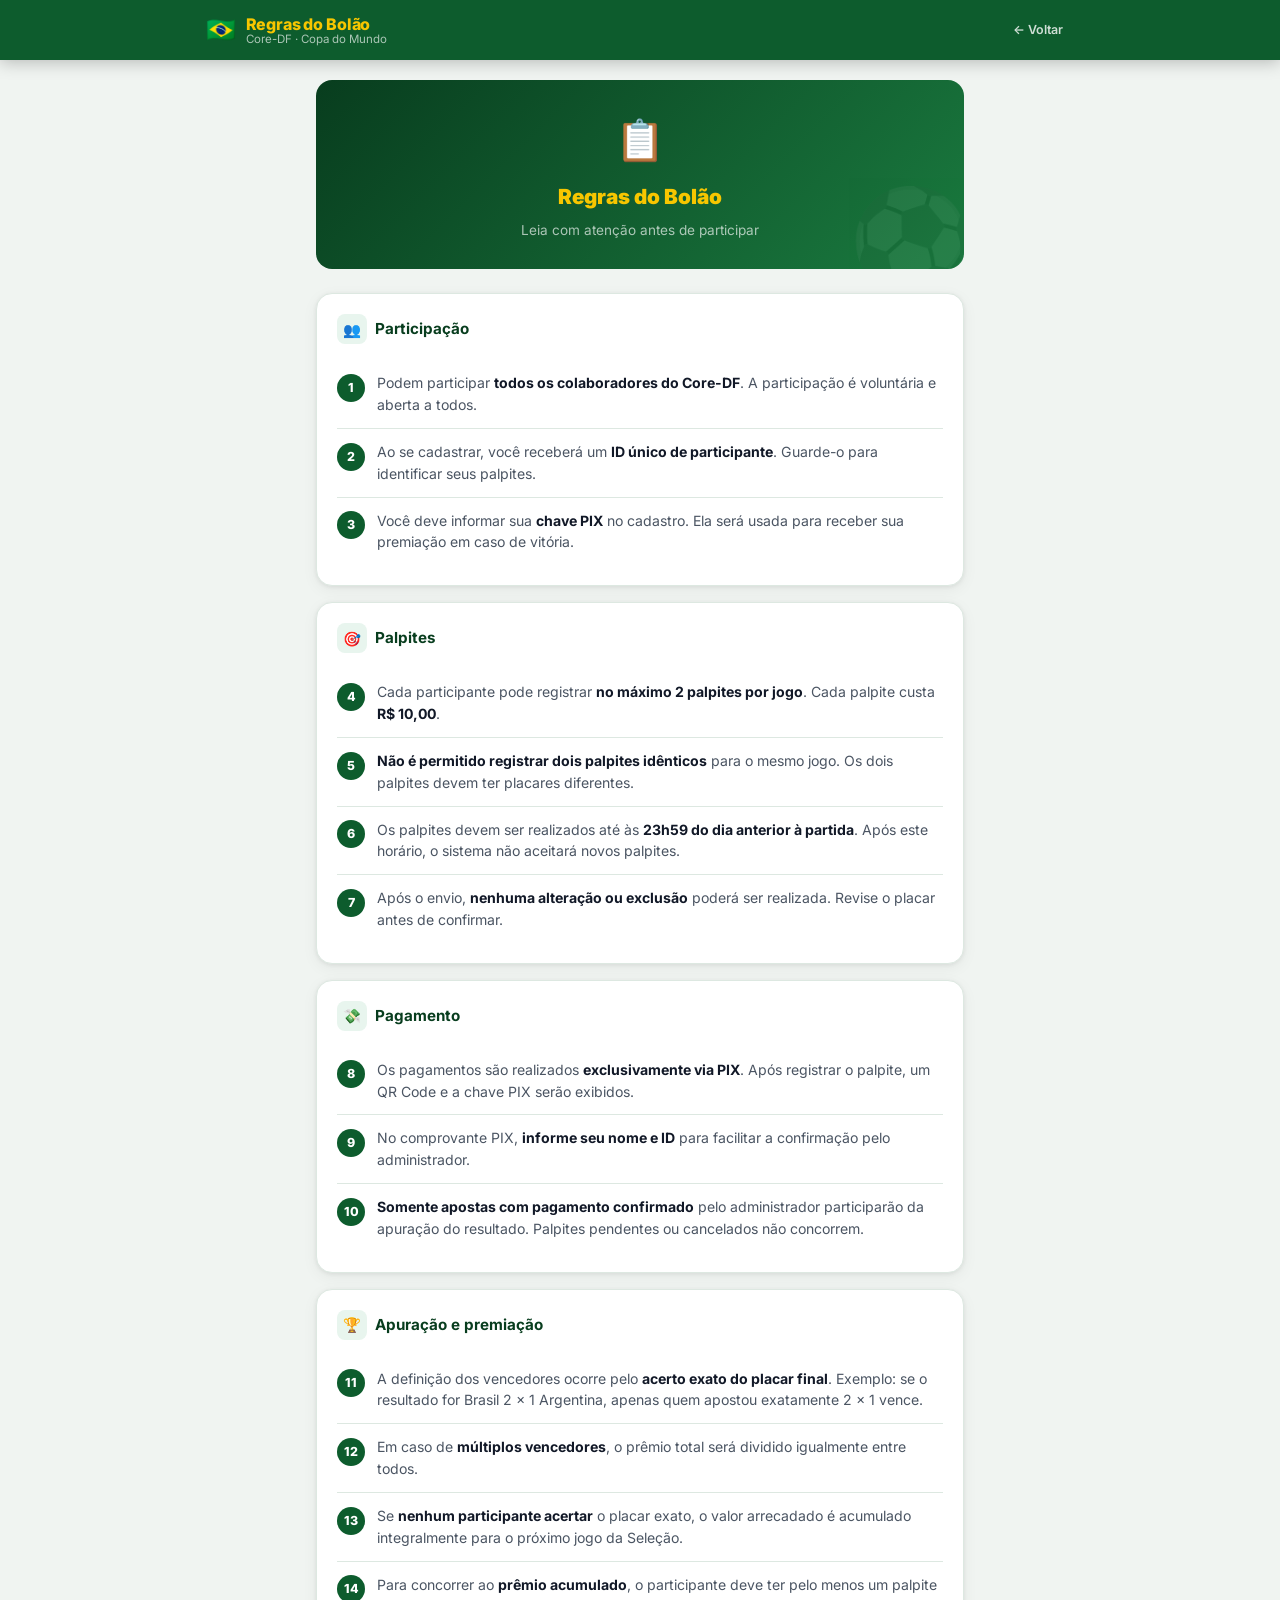
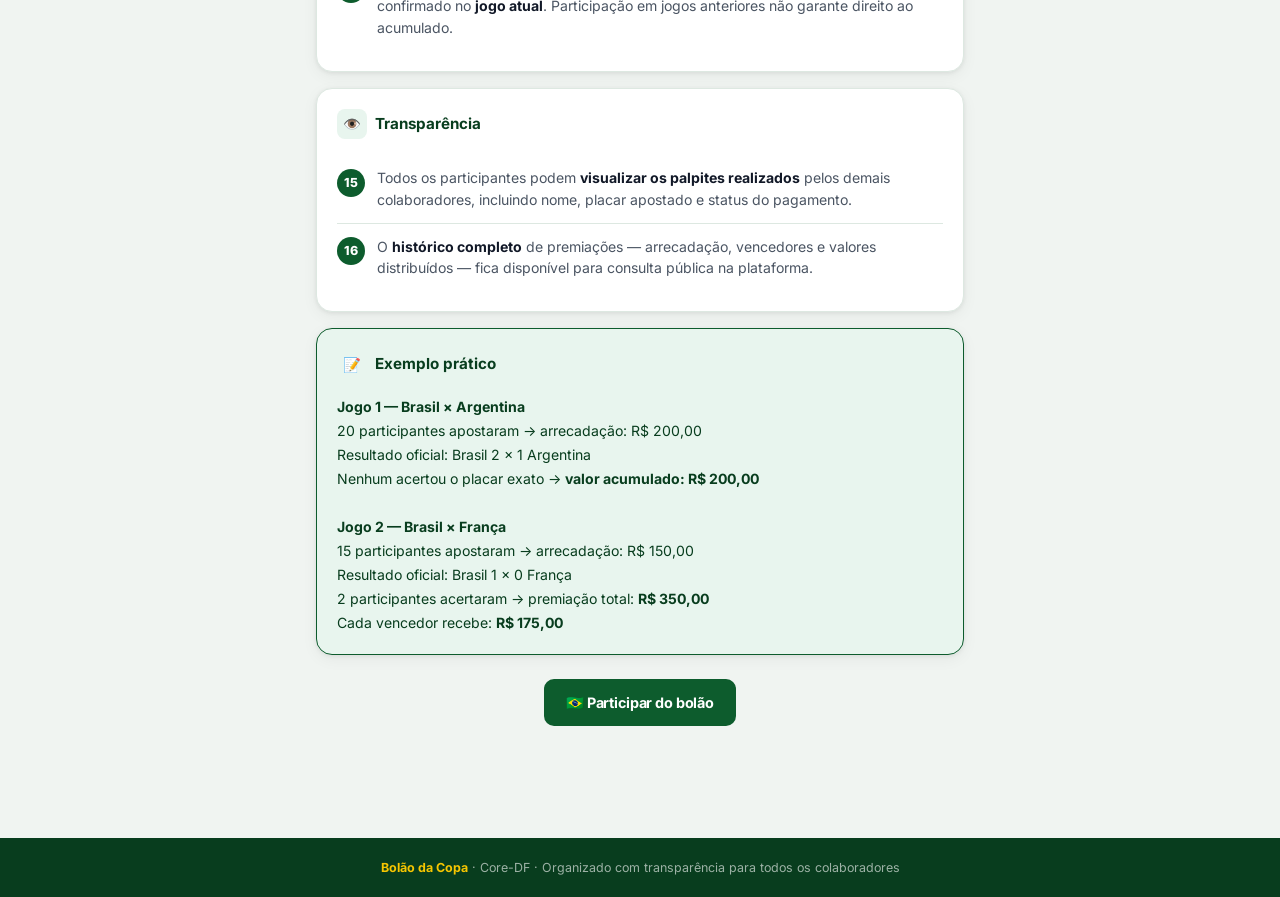
<file: regras.html>
<!DOCTYPE html>
<html lang="pt-BR">
<head>
  <meta charset="UTF-8">
  <meta name="viewport" content="width=device-width, initial-scale=1.0">
  <title>Regras — Bolão da Copa Core-DF</title>
  <link rel="stylesheet" href="css/style.css">
  <meta name="theme-color" content="#0D5C2D">
</head>
<body>

<header class="header">
  <div class="header-inner">
    <div class="header-logo">
      <span class="flag">🇧🇷</span>
      <div class="logo-text">
        <div class="logo-main">Regras do Bolão</div>
        <div class="logo-sub">Core-DF · Copa do Mundo</div>
      </div>
    </div>
    <nav class="header-nav">
      <a href="index.html">← Voltar</a>
    </nav>
  </div>
</header>

<main class="container" style="max-width:680px">

  <!-- HERO -->
  <div class="hero" style="margin-bottom:1.5rem">
    <div style="font-size:2.5rem;margin-bottom:.5rem">📋</div>
    <div style="font-size:1.3rem;font-weight:900;color:var(--amarelo);margin-bottom:.3rem">Regras do Bolão</div>
    <div class="sub">Leia com atenção antes de participar</div>
  </div>

  <!-- PARTICIPAÇÃO -->
  <div class="card" style="margin-bottom:1rem">
    <div class="card-header">
      <div class="card-title"><span class="card-icon">👥</span> Participação</div>
    </div>
    <div class="regra-item">
      <div class="regra-num">1</div>
      <div class="regra-text">Podem participar <strong>todos os colaboradores do Core-DF</strong>. A participação é voluntária e aberta a todos.</div>
    </div>
    <div class="regra-item">
      <div class="regra-num">2</div>
      <div class="regra-text">Ao se cadastrar, você receberá um <strong>ID único de participante</strong>. Guarde-o para identificar seus palpites.</div>
    </div>
    <div class="regra-item">
      <div class="regra-num">3</div>
      <div class="regra-text">Você deve informar sua <strong>chave PIX</strong> no cadastro. Ela será usada para receber sua premiação em caso de vitória.</div>
    </div>
  </div>

  <!-- PALPITES -->
  <div class="card" style="margin-bottom:1rem">
    <div class="card-header">
      <div class="card-title"><span class="card-icon">🎯</span> Palpites</div>
    </div>
    <div class="regra-item">
      <div class="regra-num">4</div>
      <div class="regra-text">Cada participante pode registrar <strong>no máximo 2 palpites por jogo</strong>. Cada palpite custa <strong>R$ 10,00</strong>.</div>
    </div>
    <div class="regra-item">
      <div class="regra-num">5</div>
      <div class="regra-text"><strong>Não é permitido registrar dois palpites idênticos</strong> para o mesmo jogo. Os dois palpites devem ter placares diferentes.</div>
    </div>
    <div class="regra-item">
      <div class="regra-num">6</div>
      <div class="regra-text">Os palpites devem ser realizados até às <strong>23h59 do dia anterior à partida</strong>. Após este horário, o sistema não aceitará novos palpites.</div>
    </div>
    <div class="regra-item">
      <div class="regra-num">7</div>
      <div class="regra-text">Após o envio, <strong>nenhuma alteração ou exclusão</strong> poderá ser realizada. Revise o placar antes de confirmar.</div>
    </div>
  </div>

  <!-- PAGAMENTO -->
  <div class="card" style="margin-bottom:1rem">
    <div class="card-header">
      <div class="card-title"><span class="card-icon">💸</span> Pagamento</div>
    </div>
    <div class="regra-item">
      <div class="regra-num">8</div>
      <div class="regra-text">Os pagamentos são realizados <strong>exclusivamente via PIX</strong>. Após registrar o palpite, um QR Code e a chave PIX serão exibidos.</div>
    </div>
    <div class="regra-item">
      <div class="regra-num">9</div>
      <div class="regra-text">No comprovante PIX, <strong>informe seu nome e ID</strong> para facilitar a confirmação pelo administrador.</div>
    </div>
    <div class="regra-item">
      <div class="regra-num">10</div>
      <div class="regra-text"><strong>Somente apostas com pagamento confirmado</strong> pelo administrador participarão da apuração do resultado. Palpites pendentes ou cancelados não concorrem.</div>
    </div>
  </div>

  <!-- APURAÇÃO -->
  <div class="card" style="margin-bottom:1rem">
    <div class="card-header">
      <div class="card-title"><span class="card-icon">🏆</span> Apuração e premiação</div>
    </div>
    <div class="regra-item">
      <div class="regra-num">11</div>
      <div class="regra-text">A definição dos vencedores ocorre pelo <strong>acerto exato do placar final</strong>. Exemplo: se o resultado for Brasil 2 × 1 Argentina, apenas quem apostou exatamente 2 × 1 vence.</div>
    </div>
    <div class="regra-item">
      <div class="regra-num">12</div>
      <div class="regra-text">Em caso de <strong>múltiplos vencedores</strong>, o prêmio total será dividido igualmente entre todos.</div>
    </div>
    <div class="regra-item">
      <div class="regra-num">13</div>
      <div class="regra-text">Se <strong>nenhum participante acertar</strong> o placar exato, o valor arrecadado é acumulado integralmente para o próximo jogo da Seleção.</div>
    </div>
    <div class="regra-item">
      <div class="regra-num">14</div>
      <div class="regra-text">Para concorrer ao <strong>prêmio acumulado</strong>, o participante deve ter pelo menos um palpite confirmado no <strong>jogo atual</strong>. Participação em jogos anteriores não garante direito ao acumulado.</div>
    </div>
  </div>

  <!-- TRANSPARÊNCIA -->
  <div class="card" style="margin-bottom:1rem">
    <div class="card-header">
      <div class="card-title"><span class="card-icon">👁️</span> Transparência</div>
    </div>
    <div class="regra-item">
      <div class="regra-num">15</div>
      <div class="regra-text">Todos os participantes podem <strong>visualizar os palpites realizados</strong> pelos demais colaboradores, incluindo nome, placar apostado e status do pagamento.</div>
    </div>
    <div class="regra-item">
      <div class="regra-num">16</div>
      <div class="regra-text">O <strong>histórico completo</strong> de premiações — arrecadação, vencedores e valores distribuídos — fica disponível para consulta pública na plataforma.</div>
    </div>
  </div>

  <!-- EXEMPLO PRÁTICO -->
  <div class="card" style="margin-bottom:1.5rem;background:var(--verde-light);border-color:var(--verde)">
    <div class="card-header">
      <div class="card-title" style="color:var(--verde-esc)"><span class="card-icon">📝</span> Exemplo prático</div>
    </div>
    <div style="font-size:.88rem;color:var(--verde-esc);line-height:1.7">
      <p><strong>Jogo 1 — Brasil × Argentina</strong></p>
      <p>20 participantes apostaram → arrecadação: R$ 200,00</p>
      <p>Resultado oficial: Brasil 2 × 1 Argentina</p>
      <p>Nenhum acertou o placar exato → <strong>valor acumulado: R$ 200,00</strong></p>
      <br>
      <p><strong>Jogo 2 — Brasil × França</strong></p>
      <p>15 participantes apostaram → arrecadação: R$ 150,00</p>
      <p>Resultado oficial: Brasil 1 × 0 França</p>
      <p>2 participantes acertaram → premiação total: <strong>R$ 350,00</strong></p>
      <p>Cada vencedor recebe: <strong>R$ 175,00</strong></p>
    </div>
  </div>

  <div style="text-align:center;margin-bottom:2rem">
    <a href="index.html" class="btn btn-primary">🇧🇷 Participar do bolão</a>
  </div>

</main>

<footer class="footer">
  <strong>Bolão da Copa</strong> · Core-DF · Organizado com transparência para todos os colaboradores
</footer>

</body>
</html>
</file>
<file: css/style.css>
@import url('https://fonts.googleapis.com/css2?family=Inter:ital,wght@0,400;0,500;0,600;0,700;0,800;0,900;1,400&display=swap');

:root {
  --verde:        #0D5C2D;
  --verde-esc:    #083d1e;
  --verde-md:     #1a7a3f;
  --verde-light:  #e8f5ee;
  --amarelo:      #F7C600;
  --amarelo-esc:  #c89e00;
  --amarelo-bg:   #fffbe6;
  --branco:       #FFFFFF;
  --bg:           #f0f4f1;
  --card:         #FFFFFF;
  --borda:        #dde8e1;
  --texto:        #111827;
  --texto-sub:    #4b5563;
  --radius:       16px;
  --radius-sm:    10px;
  --shadow:       0 1px 4px rgba(0,0,0,.07), 0 4px 16px rgba(0,0,0,.05);
  --shadow-md:    0 4px 16px rgba(0,0,0,.12), 0 12px 40px rgba(0,0,0,.08);
}

*, *::before, *::after { box-sizing: border-box; margin: 0; padding: 0; }
html { scroll-behavior: smooth; -webkit-tap-highlight-color: transparent; }
body {
  font-family: 'Inter', system-ui, sans-serif;
  background: var(--bg);
  color: var(--texto);
  font-size: 15px;
  line-height: 1.6;
  min-height: 100vh;
  -webkit-font-smoothing: antialiased;
}
a { color: inherit; text-decoration: none; }
button { cursor: pointer; font-family: inherit; }
input, select, textarea { font-family: inherit; }
img { max-width: 100%; display: block; }

/* ── HEADER ──────────────────────────────────────────────────────────────── */
.header {
  background: var(--verde);
  color: var(--branco);
  position: sticky; top: 0; z-index: 100;
  box-shadow: 0 2px 16px rgba(0,0,0,.25);
}
.header-inner {
  max-width: 900px; margin: 0 auto;
  padding: 0 1rem;
  display: flex; align-items: center; justify-content: space-between;
  height: 60px; gap: .75rem;
}
.header-logo { display: flex; align-items: center; gap: .6rem; min-width: 0; }
.header-logo .flag { font-size: 1.5rem; flex-shrink: 0; }
.logo-text { min-width: 0; }
.logo-main { font-weight: 800; font-size: 1rem; color: var(--amarelo); letter-spacing: -.01em; line-height: 1.2; }
.logo-sub  { font-size: .72rem; color: rgba(255,255,255,.65); line-height: 1; }
.header-nav { display: flex; gap: .25rem; flex-shrink: 0; }
.header-nav a {
  color: rgba(255,255,255,.8); font-size: .78rem; font-weight: 600;
  padding: .35rem .7rem; border-radius: 20px; transition: all .18s; white-space: nowrap;
}
.header-nav a:hover, .header-nav a.active { background: rgba(255,255,255,.18); color: var(--branco); }

/* ── LAYOUT ──────────────────────────────────────────────────────────────── */
.container { max-width: 900px; margin: 0 auto; padding: 1.25rem 1rem 3rem; }
.grid-2 { display: grid; grid-template-columns: 1fr 1fr; gap: 1rem; }
.grid-3 { display: grid; grid-template-columns: repeat(3,1fr); gap: .75rem; }

/* ── HERO ────────────────────────────────────────────────────────────────── */
.hero {
  background: linear-gradient(135deg, var(--verde-esc) 0%, var(--verde-md) 100%);
  border-radius: var(--radius); padding: 1.75rem 1.5rem; text-align: center;
  margin-bottom: 1rem; position: relative; overflow: hidden;
}
.hero::after {
  content: '⚽'; position: absolute; font-size: 100px; opacity: .06;
  bottom: -20px; right: -10px; line-height: 1;
}
.hero .label {
  font-size: .72rem; font-weight: 700; text-transform: uppercase;
  letter-spacing: .1em; color: rgba(255,255,255,.6); margin-bottom: .4rem;
}
.hero .valor {
  font-size: clamp(2.2rem, 8vw, 3.2rem); font-weight: 900;
  color: var(--amarelo); letter-spacing: -.03em; line-height: 1.1;
}
.hero .sub { color: rgba(255,255,255,.65); font-size: .85rem; margin-top: .4rem; }

/* ── STAT CARDS ──────────────────────────────────────────────────────────── */
.stat-card {
  background: var(--card); border-radius: var(--radius-sm);
  box-shadow: var(--shadow); border: 1px solid var(--borda);
  padding: 1rem;
}
.stat-label {
  font-size: .68rem; font-weight: 700; text-transform: uppercase;
  letter-spacing: .08em; color: var(--texto-sub); margin-bottom: .3rem;
}
.stat-value { font-size: 1.7rem; font-weight: 800; color: var(--verde); letter-spacing: -.02em; line-height: 1.1; }
.stat-sub   { font-size: .75rem; color: var(--texto-sub); margin-top: .2rem; }

/* ── CARD ────────────────────────────────────────────────────────────────── */
.card {
  background: var(--card); border-radius: var(--radius);
  box-shadow: var(--shadow); border: 1px solid var(--borda); padding: 1.25rem;
}
.card-header {
  display: flex; align-items: center; justify-content: space-between;
  margin-bottom: 1rem;
}
.card-title {
  font-size: .95rem; font-weight: 700; color: var(--verde-esc);
  display: flex; align-items: center; gap: .5rem;
}
.card-icon {
  width: 30px; height: 30px; background: var(--verde-light);
  border-radius: 8px; display: flex; align-items: center; justify-content: center;
  font-size: .9rem; flex-shrink: 0;
}

/* ── PRÓXIMO JOGO ────────────────────────────────────────────────────────── */
.jogo-card {
  background: var(--card); border-radius: var(--radius);
  box-shadow: var(--shadow); border: 1px solid var(--borda); overflow: hidden;
}
.jogo-card-header {
  background: var(--verde-light); padding: .6rem 1.25rem;
  font-size: .72rem; font-weight: 700; text-transform: uppercase;
  letter-spacing: .09em; color: var(--verde);
}
.jogo-card-body { padding: 1.25rem; }
.confronto {
  display: flex; align-items: center; justify-content: center;
  gap: 1rem; margin-bottom: 1rem;
}
.time { text-align: center; flex: 1; }
.time-flag { font-size: 2.2rem; margin-bottom: .3rem; }
.time-nome { font-size: .85rem; font-weight: 700; color: var(--texto); }
.vs { background: var(--verde); color: var(--branco); font-weight: 800; font-size: .75rem; padding: .3rem .65rem; border-radius: 20px; }
.jogo-data { text-align: center; font-size: .82rem; color: var(--texto-sub); margin-bottom: .85rem; }

/* ── JOGOS LIST ──────────────────────────────────────────────────────────── */
.jogos-tabs {
  display: flex; gap: .5rem; margin-bottom: 1rem; overflow-x: auto; padding-bottom: .25rem;
  scrollbar-width: none;
}
.jogos-tabs::-webkit-scrollbar { display: none; }
.jogo-tab {
  flex-shrink: 0; padding: .45rem 1rem; border-radius: 20px;
  font-size: .8rem; font-weight: 600; border: 1.5px solid var(--borda);
  background: var(--card); color: var(--texto-sub); cursor: pointer; transition: all .15s;
  white-space: nowrap;
}
.jogo-tab.active { background: var(--verde); color: var(--branco); border-color: var(--verde); }

/* ── COUNTDOWN ───────────────────────────────────────────────────────────── */
.countdown { display: flex; justify-content: center; gap: .5rem; }
.cd-unit {
  text-align: center; background: var(--verde-light);
  border-radius: var(--radius-sm); padding: .5rem .65rem; min-width: 52px;
}
.cd-num { font-size: 1.5rem; font-weight: 800; color: var(--verde); line-height: 1; display: block; }
.cd-lbl { font-size: .62rem; font-weight: 700; text-transform: uppercase; color: var(--texto-sub); letter-spacing: .05em; }
.cd-enc {
  background: #FEF2F2; border: 1px solid #FECACA; color: #DC2626;
  text-align: center; padding: .65rem; border-radius: var(--radius-sm);
  font-weight: 700; font-size: .88rem;
}

/* ── FORMULÁRIO DE PALPITE ───────────────────────────────────────────────── */
.palpite-form { display: flex; flex-direction: column; gap: 1rem; }
.placar-sel { display: flex; align-items: center; justify-content: center; gap: .75rem; }
.pl-team { text-align: center; }
.pl-label { font-size: .75rem; font-weight: 700; color: var(--texto-sub); margin-bottom: .5rem; }
.pl-ctrl { display: flex; align-items: center; gap: .5rem; }
.pl-btn {
  width: 38px; height: 38px; border-radius: 50%;
  border: 2px solid var(--verde); background: transparent;
  color: var(--verde); font-size: 1.3rem; font-weight: 700;
  display: flex; align-items: center; justify-content: center;
  transition: all .15s; line-height: 1;
}
.pl-btn:hover:not(:disabled) { background: var(--verde); color: var(--branco); }
.pl-num { font-size: 2.4rem; font-weight: 900; color: var(--texto); min-width: 50px; text-align: center; }
.pl-x   { font-size: 1.3rem; font-weight: 700; color: var(--texto-sub); }

/* ── OVERLAY DE IDENTIFICAÇÃO ────────────────────────────────────────────── */
.overlay {
  position: fixed; inset: 0;
  background: rgba(0,0,0,.72);
  z-index: 200;
  display: flex; align-items: flex-end; justify-content: center;
  padding: 0;
}
@media (min-width: 600px) {
  .overlay { align-items: center; padding: 1rem; }
}
.overlay-card {
  background: var(--branco); border-radius: var(--radius) var(--radius) 0 0;
  padding: 2rem 1.5rem 2.5rem; width: 100%; max-width: 440px;
  box-shadow: var(--shadow-md);
}
@media (min-width: 600px) {
  .overlay-card { border-radius: var(--radius); padding: 2.5rem 2rem; }
}
.overlay-card .flag { font-size: 2.5rem; margin-bottom: .75rem; display: block; text-align: center; }
.overlay-card h2 { font-size: 1.35rem; font-weight: 800; color: var(--verde-esc); text-align: center; margin-bottom: .4rem; }
.overlay-card .desc { color: var(--texto-sub); font-size: .88rem; text-align: center; margin-bottom: 1.5rem; line-height: 1.5; }
.form-col { display: flex; flex-direction: column; gap: .85rem; }

/* ── INPUTS ──────────────────────────────────────────────────────────────── */
.ig { display: flex; flex-direction: column; gap: .35rem; }
.ig label { font-size: .76rem; font-weight: 700; color: var(--texto-sub); text-transform: uppercase; letter-spacing: .05em; }
.ig input, .ig select, .ig textarea,
input[type="text"], input[type="email"], input[type="password"],
input[type="number"], input[type="datetime-local"], select {
  width: 100%; padding: .7rem 1rem;
  border: 1.5px solid var(--borda); border-radius: var(--radius-sm);
  font-size: .95rem; color: var(--texto); background: var(--branco);
  transition: border-color .15s, box-shadow .15s; outline: none;
  -webkit-appearance: none; appearance: none;
}
.ig input:focus, input:focus, select:focus {
  border-color: var(--verde);
  box-shadow: 0 0 0 3px rgba(13,92,45,.12);
}

/* ── BOTÕES ──────────────────────────────────────────────────────────────── */
.btn {
  display: inline-flex; align-items: center; justify-content: center;
  gap: .45rem; padding: .72rem 1.4rem; border-radius: var(--radius-sm);
  font-size: .9rem; font-weight: 700; border: none; transition: all .15s;
  white-space: nowrap; letter-spacing: -.01em;
}
.btn-primary  { background: var(--verde); color: var(--branco); }
.btn-primary:hover:not(:disabled)  { background: var(--verde-esc); }
.btn-amarelo  { background: var(--amarelo); color: var(--verde-esc); }
.btn-amarelo:hover:not(:disabled)  { background: var(--amarelo-esc); }
.btn-outline  { background: transparent; color: var(--verde); border: 1.5px solid var(--verde); }
.btn-outline:hover:not(:disabled)  { background: var(--verde-light); }
.btn-danger   { background: #DC2626; color: var(--branco); }
.btn-danger:hover:not(:disabled)   { background: #b91c1c; }
.btn-ghost    { background: #f3f4f6; color: #374151; border: none; }
.btn-ghost:hover:not(:disabled)    { background: #e5e7eb; }
.btn-sm   { padding: .38rem .85rem; font-size: .78rem; }
.btn-full { width: 100%; }
.btn:disabled { opacity: .5; cursor: not-allowed; }
.spinner {
  display: inline-block; width: 14px; height: 14px;
  border: 2px solid rgba(255,255,255,.4); border-top-color: currentColor;
  border-radius: 50%; animation: spin .6s linear infinite;
}
@keyframes spin { to { transform: rotate(360deg); } }

/* ── BADGES ──────────────────────────────────────────────────────────────── */
.badge {
  display: inline-flex; align-items: center;
  padding: .18rem .6rem; border-radius: 20px;
  font-size: .68rem; font-weight: 700; text-transform: uppercase; letter-spacing: .04em; white-space: nowrap;
}
.badge-pendente   { background: #FEF9C3; color: #854D0E; }
.badge-confirmado { background: #DCFCE7; color: #14532D; }
.badge-cancelado  { background: #FEE2E2; color: #991B1B; }
.badge-agendado   { background: #DBEAFE; color: #1E40AF; }
.badge-encerrado  { background: #F3F4F6; color: #374151; }
.badge-apurado    { background: #D1FAE5; color: #065F46; }

/* ── TABELA ──────────────────────────────────────────────────────────────── */
.table-wrap { overflow-x: auto; margin: 0 -1.25rem; padding: 0 1.25rem; }
table { width: 100%; border-collapse: collapse; font-size: .85rem; }
thead th {
  background: var(--verde-light); color: var(--verde-esc);
  font-weight: 700; font-size: .68rem; text-transform: uppercase;
  letter-spacing: .06em; padding: .65rem .85rem; text-align: left; white-space: nowrap;
}
tbody tr { border-bottom: 1px solid var(--borda); }
tbody tr:last-child { border-bottom: none; }
tbody td { padding: .7rem .85rem; vertical-align: middle; }
.tc { text-align: center; }

/* ── PIX ─────────────────────────────────────────────────────────────────── */
.pix-box {
  background: var(--verde-light); border: 2px dashed var(--verde);
  border-radius: var(--radius); padding: 1.25rem; text-align: center;
}
.pix-title { font-weight: 800; color: var(--verde-esc); font-size: .95rem; margin-bottom: .5rem; }
.pix-valor { font-size: 1.8rem; font-weight: 900; color: var(--verde); margin: .35rem 0; }
.pix-qr img { border-radius: 10px; margin: .75rem auto; max-width: 190px; }
.pix-chave {
  background: var(--branco); border: 1px solid var(--borda);
  border-radius: var(--radius-sm); padding: .45rem .9rem;
  font-size: .88rem; font-family: monospace; display: inline-block;
  margin: .4rem 0; word-break: break-all; max-width: 100%;
}

/* ── PARTICIPANTE ID ─────────────────────────────────────────────────────── */
.id-badge {
  display: inline-flex; align-items: center; gap: .4rem;
  background: var(--verde-light); color: var(--verde-esc);
  font-size: .78rem; font-weight: 700; padding: .3rem .75rem;
  border-radius: 20px; letter-spacing: .03em;
}
.id-badge .dot { width: 8px; height: 8px; background: var(--verde); border-radius: 50%; }

/* ── MEUS PALPITES ───────────────────────────────────────────────────────── */
.meu-palpite-item {
  display: flex; align-items: center; justify-content: space-between;
  padding: .65rem 0; border-bottom: 1px solid var(--borda);
  gap: .5rem;
}
.meu-palpite-item:last-child { border-bottom: none; }
.meu-palpite-placar { font-weight: 800; font-size: 1rem; color: var(--verde-esc); }
.meu-palpite-id { font-size: .72rem; color: var(--texto-sub); font-family: monospace; }

/* ── PALPITE CARD (lista pública) ────────────────────────────────────────── */
.palpite-row {
  display: flex; align-items: center; justify-content: space-between;
  padding: .65rem 0; border-bottom: 1px solid var(--borda); gap: .5rem;
  flex-wrap: wrap;
}
.palpite-row:last-child { border-bottom: none; }
.palpite-nome { font-weight: 600; font-size: .88rem; min-width: 0; flex: 1; }
.palpite-placar { font-weight: 800; font-size: .95rem; color: var(--verde-esc); text-align: center; white-space: nowrap; }
.palpite-id-pub { font-size: .65rem; color: var(--texto-sub); font-family: monospace; }

/* ── HISTÓRICO ───────────────────────────────────────────────────────────── */
.hist-item { border: 1px solid var(--borda); border-radius: var(--radius-sm); overflow: hidden; margin-bottom: .85rem; }
.hist-header {
  background: var(--verde-light); padding: .65rem 1rem;
  display: flex; justify-content: space-between; align-items: center;
  font-size: .82rem;
}
.hist-body { padding: 1rem; }
.hist-placar { font-size: 1.6rem; font-weight: 900; color: var(--verde); text-align: center; margin-bottom: .75rem; }
.hist-grid { display: grid; grid-template-columns: 1fr 1fr; gap: .65rem; margin-bottom: .75rem; }
.hist-stat-l { font-size: .68rem; color: var(--texto-sub); font-weight: 700; text-transform: uppercase; letter-spacing: .05em; }
.hist-stat-v { font-weight: 700; font-size: 1rem; margin-top: .1rem; }
.vencedor-chip {
  display: inline-flex; align-items: center; gap: .35rem;
  background: var(--amarelo); color: var(--verde-esc);
  font-weight: 700; font-size: .78rem;
  padding: .28rem .7rem; border-radius: 20px; margin: .2rem;
}

/* ── MODAL ───────────────────────────────────────────────────────────────── */
.modal-overlay {
  position: fixed; inset: 0; background: rgba(0,0,0,.55); z-index: 150;
  display: none; align-items: flex-end; justify-content: center; padding: 0;
}
.modal-overlay.active { display: flex; }
@media (min-width: 600px) { .modal-overlay { align-items: center; padding: 1rem; } }
.modal {
  background: var(--branco); width: 100%; max-width: 480px;
  border-radius: var(--radius) var(--radius) 0 0;
  box-shadow: var(--shadow-md); max-height: 92vh; overflow-y: auto;
}
@media (min-width: 600px) { .modal { border-radius: var(--radius); } }
.modal-header {
  padding: 1.1rem 1.25rem; border-bottom: 1px solid var(--borda);
  display: flex; justify-content: space-between; align-items: center; position: sticky; top: 0; background: var(--branco); z-index: 1;
}
.modal-header h3 { font-size: .95rem; font-weight: 700; color: var(--verde-esc); }
.modal-close { background: none; border: none; font-size: 1.5rem; color: var(--texto-sub); line-height: 1; padding: .15rem .4rem; border-radius: 6px; }
.modal-close:hover { background: #f3f4f6; }
.modal-body { padding: 1.25rem; display: flex; flex-direction: column; gap: .85rem; }
.modal-footer { padding: 1rem 1.25rem; border-top: 1px solid var(--borda); display: flex; gap: .65rem; justify-content: flex-end; }

/* ── TERMOS / REGRAS ─────────────────────────────────────────────────────── */
.regra-item {
  display: flex; gap: .75rem; padding: .75rem 0; border-bottom: 1px solid var(--borda);
}
.regra-item:last-child { border-bottom: none; }
.regra-num {
  width: 28px; height: 28px; background: var(--verde); color: var(--branco);
  border-radius: 50%; display: flex; align-items: center; justify-content: center;
  font-size: .78rem; font-weight: 800; flex-shrink: 0; margin-top: .1rem;
}
.regra-text { font-size: .88rem; color: var(--texto-sub); line-height: 1.55; }
.regra-text strong { color: var(--texto); }
.checkbox-wrap {
  display: flex; align-items: flex-start; gap: .65rem;
  background: var(--amarelo-bg); border: 1.5px solid #e8c600;
  border-radius: var(--radius-sm); padding: .85rem; cursor: pointer;
}
.checkbox-wrap input[type="checkbox"] {
  width: 18px; height: 18px; min-width: 18px; accent-color: var(--verde);
  margin-top: .1rem; cursor: pointer;
}
.checkbox-wrap label { font-size: .85rem; color: var(--verde-esc); font-weight: 600; cursor: pointer; line-height: 1.4; }

/* ── TOAST ───────────────────────────────────────────────────────────────── */
#toast-container {
  position: fixed; bottom: 1.25rem; left: 50%; transform: translateX(-50%);
  z-index: 300; display: flex; flex-direction: column; gap: .4rem; align-items: center;
  width: calc(100% - 2rem); max-width: 380px; pointer-events: none;
}
.toast {
  background: var(--verde-esc); color: var(--branco);
  padding: .75rem 1.1rem; border-radius: var(--radius-sm);
  font-size: .86rem; font-weight: 500; width: 100%;
  opacity: 0; transform: translateY(6px); transition: all .25s;
  box-shadow: var(--shadow-md); pointer-events: auto;
}
.toast.show { opacity: 1; transform: translateY(0); }
.toast-success { background: #065F46; }
.toast-error   { background: #991B1B; }
.toast-warning { background: #92400E; }

/* ── EMPTY STATE ─────────────────────────────────────────────────────────── */
.empty { text-align: center; padding: 2.5rem 1rem; color: var(--texto-sub); }
.empty .icon { font-size: 2.2rem; margin-bottom: .6rem; display: block; }
.empty p { font-size: .88rem; }

/* ── DIVIDER ─────────────────────────────────────────────────────────────── */
.hr { height: 1px; background: var(--borda); margin: .85rem 0; }

/* ── FOOTER ──────────────────────────────────────────────────────────────── */
.footer {
  background: var(--verde-esc); color: rgba(255,255,255,.6);
  text-align: center; padding: 1.25rem 1rem; font-size: .78rem;
  margin-top: 2rem;
}
.footer strong { color: var(--amarelo); }

/* ── RESPONSIVE ──────────────────────────────────────────────────────────── */
@media (max-width: 640px) {
  .grid-2, .grid-3 { grid-template-columns: 1fr; }
  .hero .valor { font-size: 2.4rem; }
  .logo-sub { display: none; }
  .container { padding: 1rem .85rem 4rem; }
  .card { padding: 1rem; }
}
</file>
